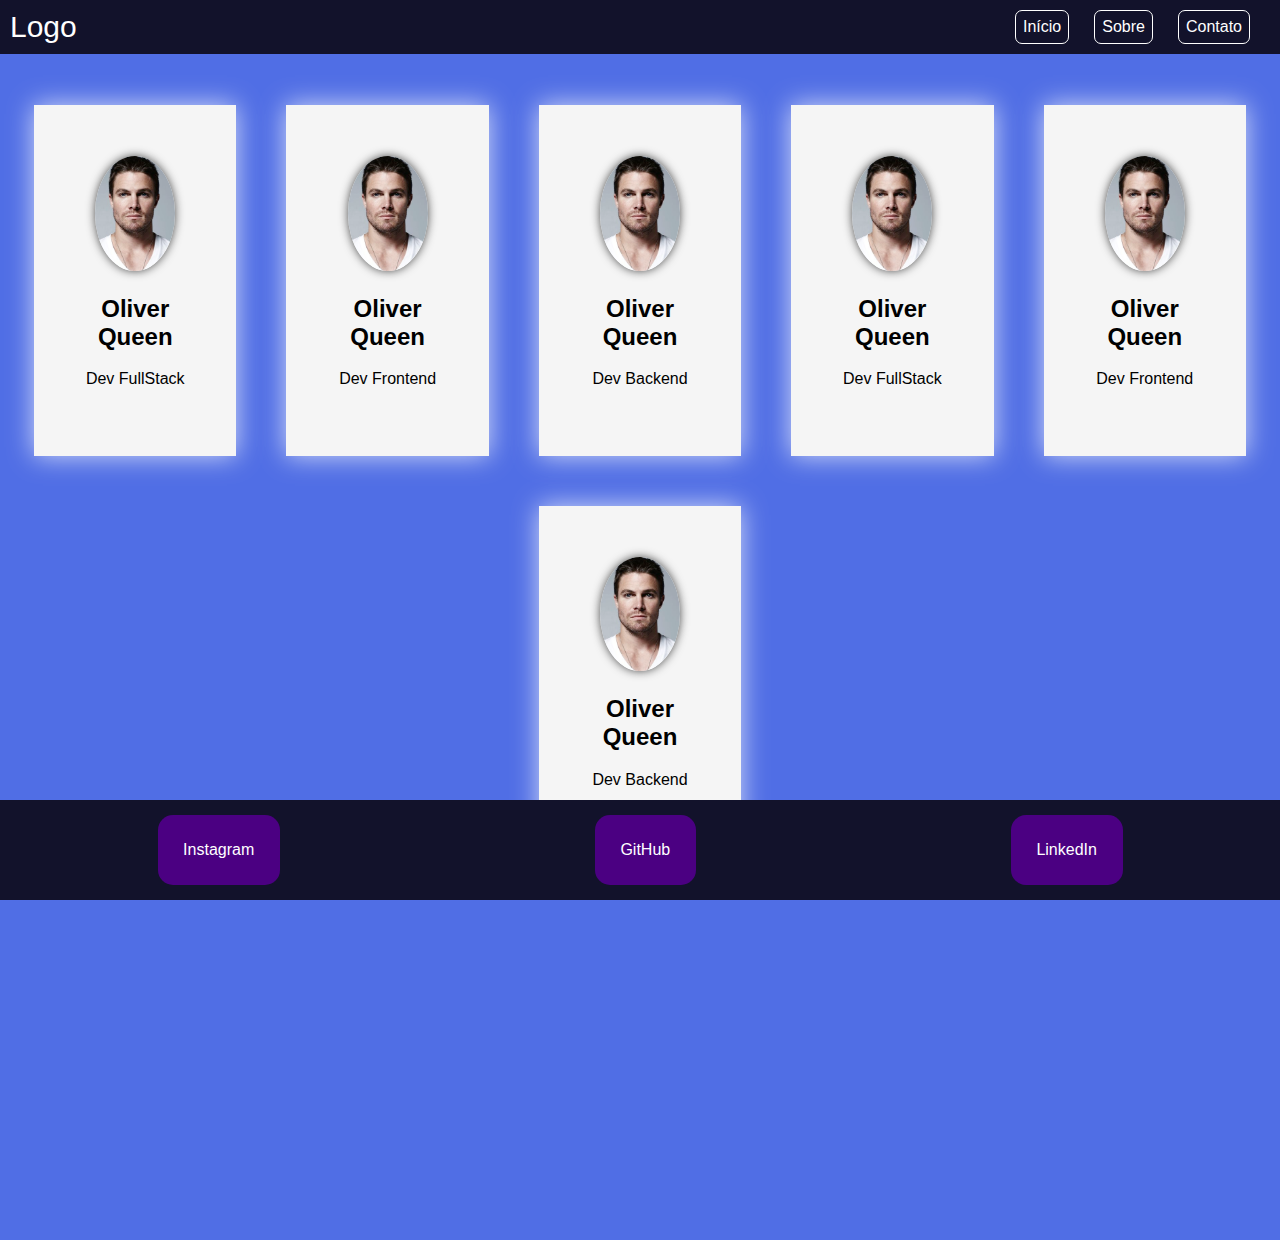
<file: AULA05-Cards/index.html>
<!DOCTYPE html>
<html lang="en">
  <head>
    <meta charset="UTF-8" />
    <meta Oliver Queen="viewport" content="width=device-width, initial-scale=1.0" />
    <link rel="stylesheet" href="index.css">
    <title>Document</title>
  </head>
  <body>
    <header>
      <div class="logo">Logo</div>
      <div class="menu1">
        <div class="menu">Início</div>
        <div class="menu">Sobre</div>
        <div class="menu">Contato</div>
      </div>
    </header>

    <main>
      <div class="card">
        <div class="team-card">
          <img class="fotoimagem" src="assets/oliver.jpg" alt="#" />
          <h2>Oliver Queen</h2>
          <p>Dev FullStack</p>
        </div>
        <div class="team-card">
          <img class="fotoimagem" src="assets/oliver.jpg" alt="#" />
          <h2>Oliver Queen</h2>
          <p>Dev Frontend</p>
        </div>
        <div class="team-card">
          <img class="fotoimagem" src="assets/oliver.jpg" alt="#" />
          <h2>Oliver Queen</h2>
          <p>Dev Backend</p>
        </div>
        <div class="team-card">
          <img class="fotoimagem" src="assets/oliver.jpg" alt="#" />
          <h2>Oliver Queen</h2>
          <p>Dev FullStack</p>
        </div>
        <div class="team-card">
          <img class="fotoimagem" src="assets/oliver.jpg" alt="#" />
          <h2>Oliver Queen</h2>
          <p>Dev Frontend</p>
        </div>
        <div class="team-card">
          <img class="fotoimagem" src="assets/oliver.jpg" alt="#" />
          <h2>Oliver Queen</h2>
          <p>Dev Backend</p>
        </div>
      </div>
    </main>

    <footer>
      <div class="rodape">
        <p class="rodape1">Instagram</p>
        <p class="rodape1">GitHub</p>
        <p class="rodape1">LinkedIn</p>
      </div>
    </footer>
  </body>
</html>
</file>
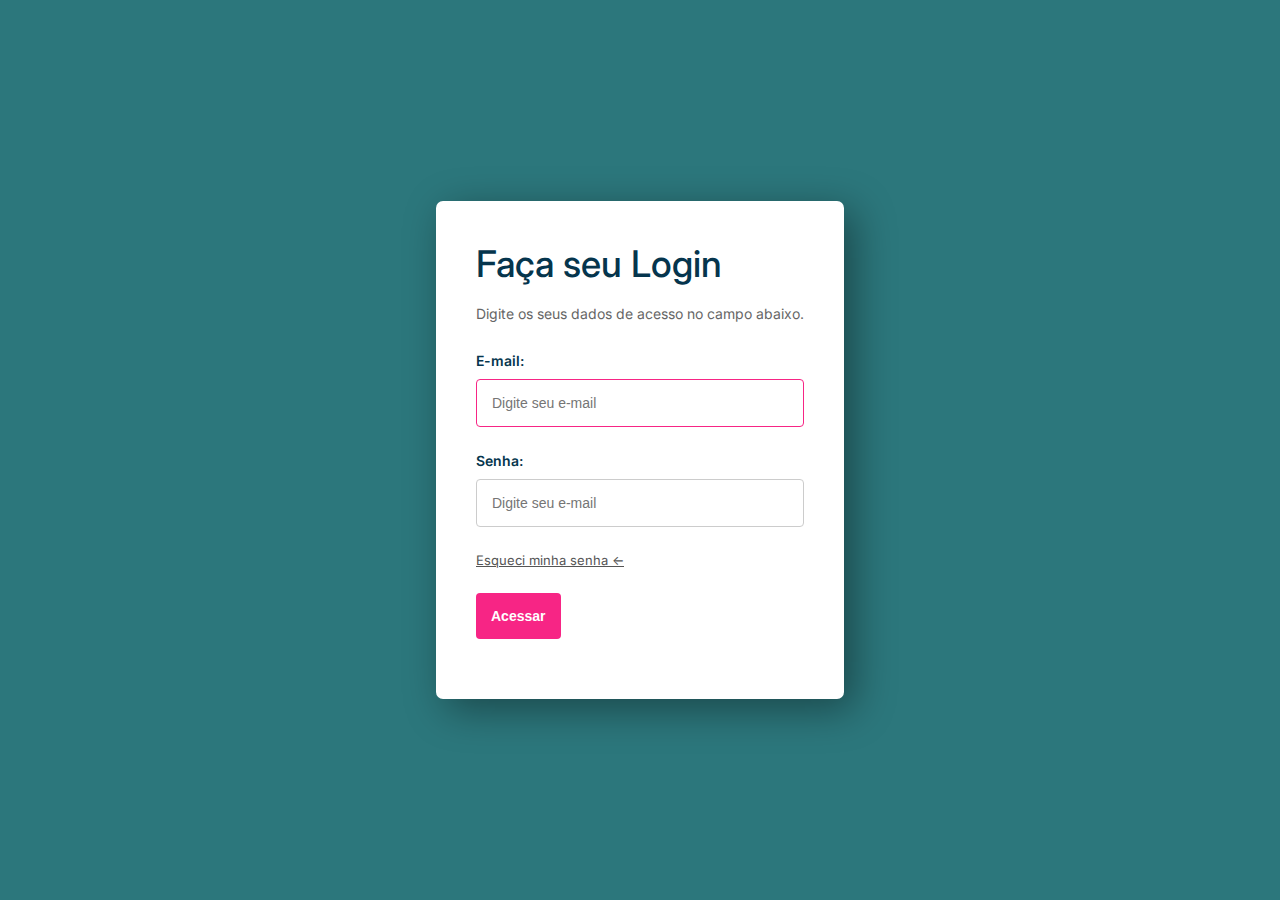
<file: telaLogin/index.html>
<!DOCTYPE html>
<html lang="pt-BR">
<head>
    <meta charset="UTF-8">
    <meta http-equiv="X-UA-Compatible" content="IE=edge">
    <meta name="viewport" content="width=device-width, initial-scale=1.0">
    <title>Login</title>
    <link rel="stylesheet" href="main.css">
</head>
<body>
    <div class="page">
        <form method="POST" class="formLogin">
            <h1>Faça seu Login</h1>
            <p>Digite os seus dados de acesso no campo abaixo.</p>
            <label for="email">E-mail:</label>
            <input type="email" placeholder="Digite seu e-mail" autofocus="true" />
            <label for="password">Senha:</label>
            <input type="password" placeholder="Digite seu e-mail" />
            <a href="/">Esqueci minha senha <-</a>
            <a href="C:\Users\Dev Code\Desktop\telaDeLogin\chat\chat.html">
            <input type="submit" value="Acessar" class="btn" /></a>
        </form>
    </div>
    
</body>
</html>
</file>
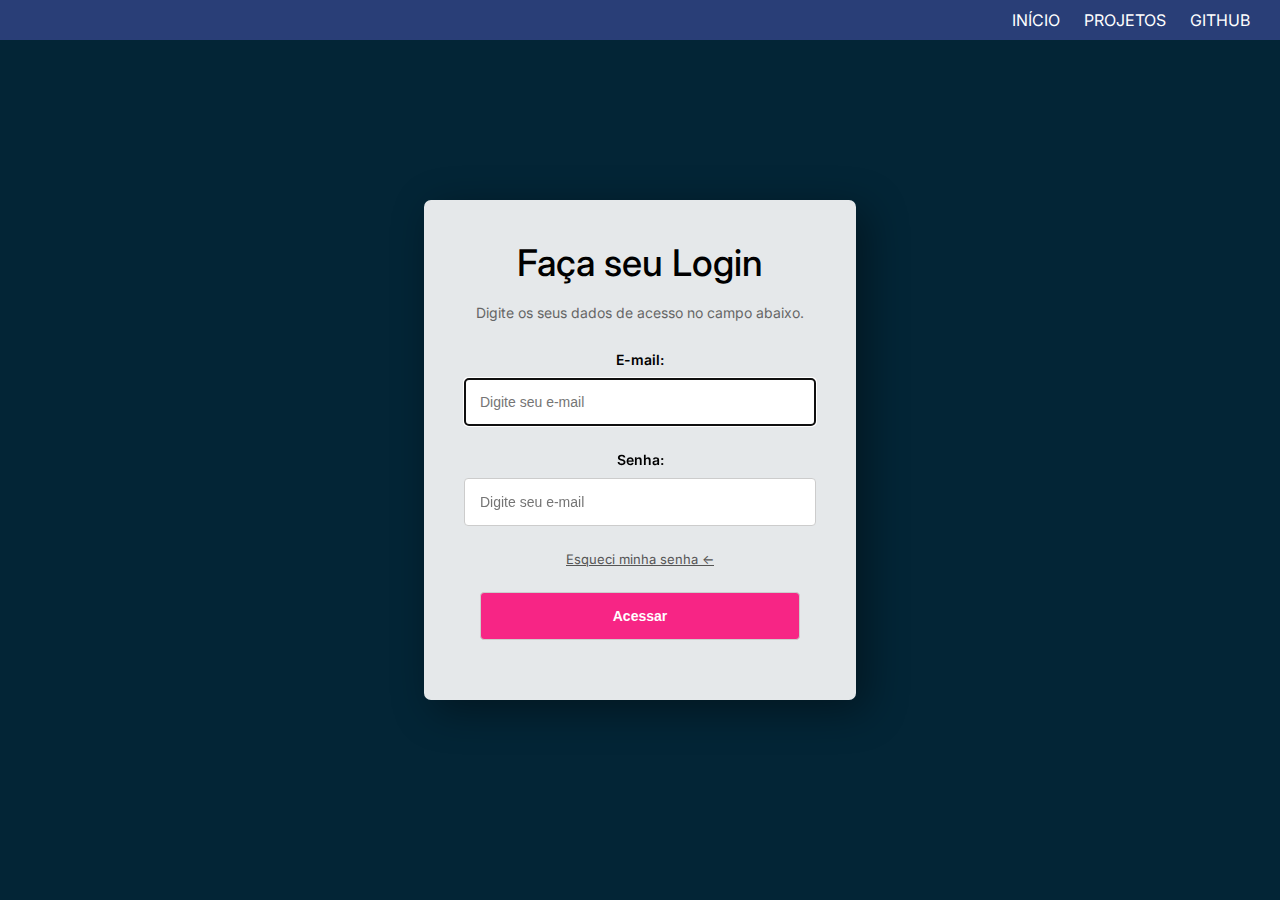
<file: telaLogin/Nova pasta/index.html>
<!DOCTYPE html>
<html lang="pt-BR">
<head>
    <meta charset="UTF-8">
    <meta http-equiv="X-UA-Compatible" content="IE=edge">
    <meta name="viewport" content="width=device-width, initial-scale=1.0">
    <title>Login</title>
    <link rel="stylesheet" href="main.css">
</head>
<body>
    <!-- navbar -->
    <header>
        <nav class="navbar">
            <ul>
                <li><a href="#welcome-section">Início</a></li>
                <li><a href="#projects">Projetos</a></li>
                <li><a href="#profile-link" target="_blank">GitHub</a></li>
            </ul>
        </nav>
    </header>

    
    <section>
        <div class="page">
            <form method="POST" class="formLogin">
            <h1>Faça seu Login</h1>
            <p>Digite os seus dados de acesso no campo abaixo.</p>
            <label for="email">E-mail:</label>
            <input type="email" placeholder="Digite seu e-mail" autofocus="true" />
            <label for="password">Senha:</label>
            <input type="password" placeholder="Digite seu e-mail" />
            <a href="/">Esqueci minha senha <-</a>
            <a href="C:\Users\Dev Code\Desktop\telaDeLogin\chat\chat.html">
            <input type="submit" value="Acessar" class="btn" /></a>
            </form>
        </div>
    </section>
</body>
</html>
</file>
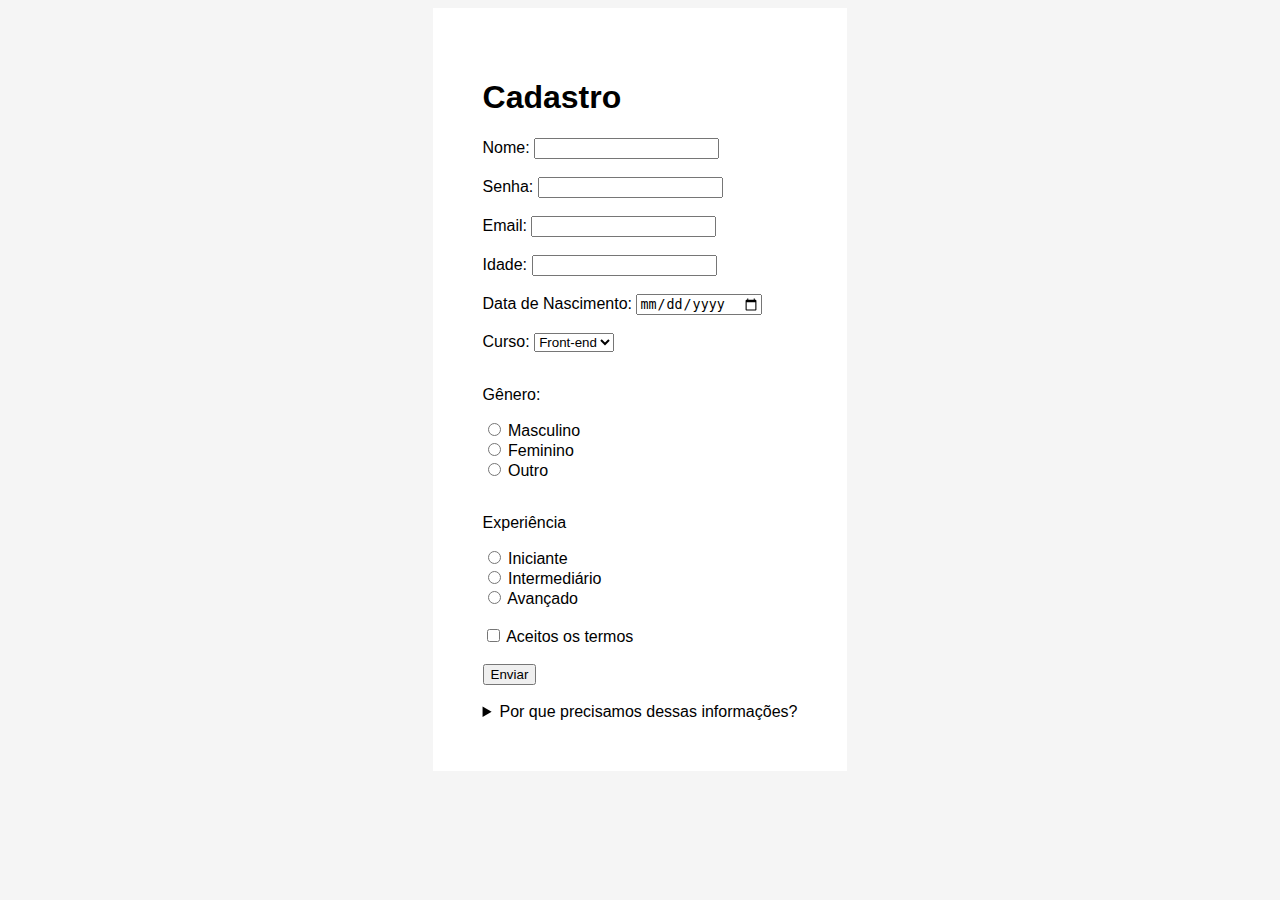
<file: AULA04 -logins/aula04.html>
<!DOCTYPE html>
<html lang="en">
<head>
    <meta charset="UTF-8">
    <meta name="viewport" content="width=device-width, initial-scale=1.0">
    <title>Document</title>

    <link rel="stylesheet" href="aula04.css" />
</head>
<body>
    <form>
        <h1>Cadastro</h1>

        <label for="nome">Nome: </label>
        <input id="nome" type="text" />
        <br><br>
        <label for="password">Senha:</label>
        <input id="password" type="password"> 
        <br><br>
        <label for="email">Email:</label>
        <input id="email" type="email"> 
        <br><br>
        <label for="number">Idade:</label>
        <input id="number" type="number"> 

        <br><br>

        <label for="data">Data de Nascimento:</label>
        <input id="data" type="date" />
        <br><br>
        
        <label for="curso">Curso:</label>
        <select id="curso">
            <option>Front-end</option>
            <option>Back-end</option>
            <option>Full-stack</option>
        </select>

        <br><br>
        
        <p>Gênero:</p>
        <input id="gen1" type="radio" name="gen">
        <label for="gen1">Masculino</label>
        <br>
        <input id="gen2" type="radio" name="gen">
        <label for="gen2">Feminino</label>
        <br>
        <input id="gen3" type="radio" name="gen">
        <label for="gen3">Outro</label>

        <br><br>
        <p>Experiência</p>
        <input id="exp1" type="radio" name="exp">
        <label for="exp1">Iniciante</label>
        <br>
        <input id="exp2" type="radio" name="exp">
        <label for="exp2">Intermediário</label>
        <br>
        <input id="exp2" type="radio" name="exp">
        <label for="exp2">Avançado</label>

        <br><br>

        <input id="idDoCheckbox" type="checkbox">
        <label for="idDoCheckbox">Aceitos os termos</label>
        
        <br><br>

        <input type="submit" value="Enviar">
        

        <br><br>

        <details>
            <summary>Por que precisamos dessas informações?</summary>
            <p>Usamos seu nome para personalizar nossa comunicação</p>
            <p>Seu e-mail é necessário para enviar confirmações e atualizações sobre sua inscrição</p>
            <p>A data de nascimento nos ajuda a garantir que estamos fornecendo conteúdo apropriado para sua idade</p>
            <p>Ao selecionar seu gênero e experiência, podemos adaptar melhor nossos materiais para atender às suas necessidades específicas.</p>
        </details>
    </form>
</body>
</html>
</file>
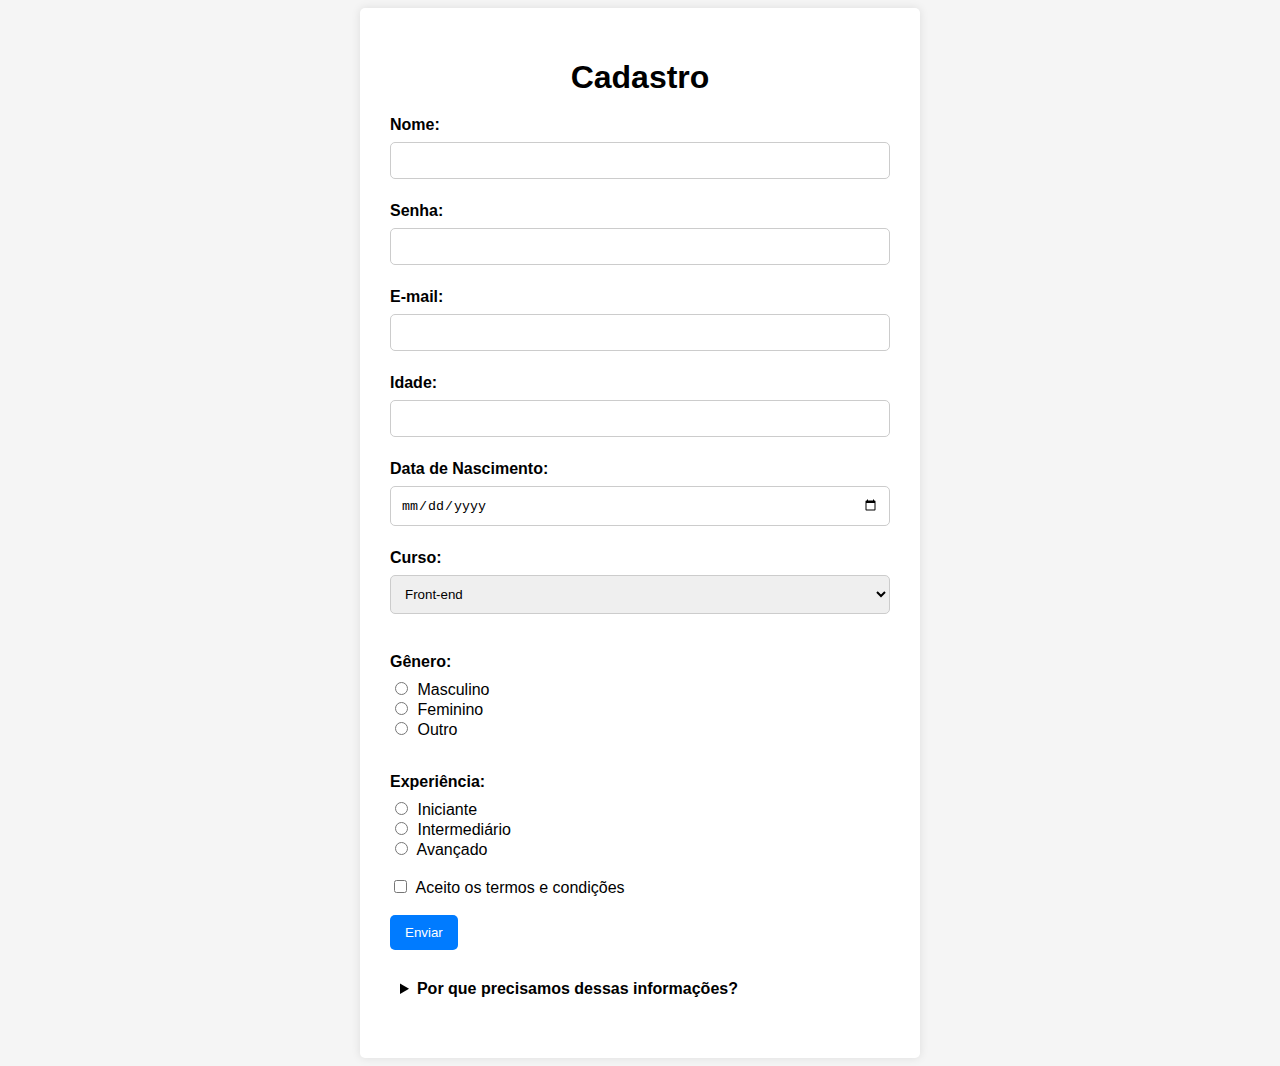
<file: AULA04 -logins/cadastro.html>
<!DOCTYPE html>
<html lang="pt-br">

<head>
    <meta charset="UTF-8">
    <meta name="viewport" content="width=device-width, initial-scale=1.0">
    <title>Formulário de Exemplo</title>
    <link rel="stylesheet" href="cadastro.css">
</head>

<body>
    <form action="#" method="post">
        <h1>Cadastro</h1>

        <!-- Text input -->
        <label for="nome">Nome:</label>
        <input type="text" id="nome" name="nome"><br><br>

        <!-- Password input -->
        <label for="senha">Senha:</label>
        <input type="password" id="senha" name="senha"><br><br>

        <!-- Email input -->
        <label for="email">E-mail:</label>
        <input type="email" id="email" name="email"><br><br>

        <!-- Number input -->
        <label for="idade">Idade:</label>
        <input type="number" id="idade" name="idade"><br><br>

        <!-- Date input -->
        <label for="nascimento">Data de Nascimento:</label>
        <input type="date" id="nascimento" name="nascimento"><br><br>

        <!-- Dropdown list -->
        <label for="curso">Curso:</label>
        <select id="curso" name="curso">
            <option value="frontend">Front-end</option>
            <option value="backend">Back-end</option>
            <option value="fullstack">Fullstack</option>
        </select><br><br>

        <!-- First group of radio buttons -->
        <p>Gênero:</p>
        <input type="radio" id="masculino" name="genero" value="masculino">
        <label for="masculino">Masculino</label><br>
        <input type="radio" id="feminino" name="genero" value="feminino">
        <label for="feminino">Feminino</label><br>
        <input type="radio" id="outro" name="genero" value="outro">
        <label for="outro">Outro</label><br><br>

        <!-- Second group of radio buttons -->
        <p>Experiência:</p>
        <input type="radio" id="iniciante" name="experiencia" value="iniciante">
        <label for="iniciante">Iniciante</label><br>
        <input type="radio" id="intermediario" name="experiencia" value="intermediario">
        <label for="intermediario">Intermediário</label><br>
        <input type="radio" id="avancado" name="experiencia" value="avancado">
        <label for="avancado">Avançado</label><br><br>

        <!-- Checkbox -->
        <input type="checkbox" id="termos" name="termos" value="aceito">
        <label for="termos">Aceito os termos e condições</label><br><br>

        <!-- Submit button -->
        <input type="submit" value="Enviar">

        <br>

        <details>
            <summary>Por que precisamos dessas informações?</summary>
            <p>Usamos seu nome para personalizar nossa comunicação.</p>
            <p>Seu e-mail é necessário para enviar confirmações e atualizações sobre sua inscrição.</p>
            <p>A data de nascimento nos ajuda a garantir que estamos fornecendo conteúdo apropriado para sua idade.</p>
            <p>Ao selecionar seu gênero e experiência, podemos adaptar melhor nossos materiais para atender às suas necessidades específicas.</p>
        </details>
    </form>

</body>

</html>
</file>
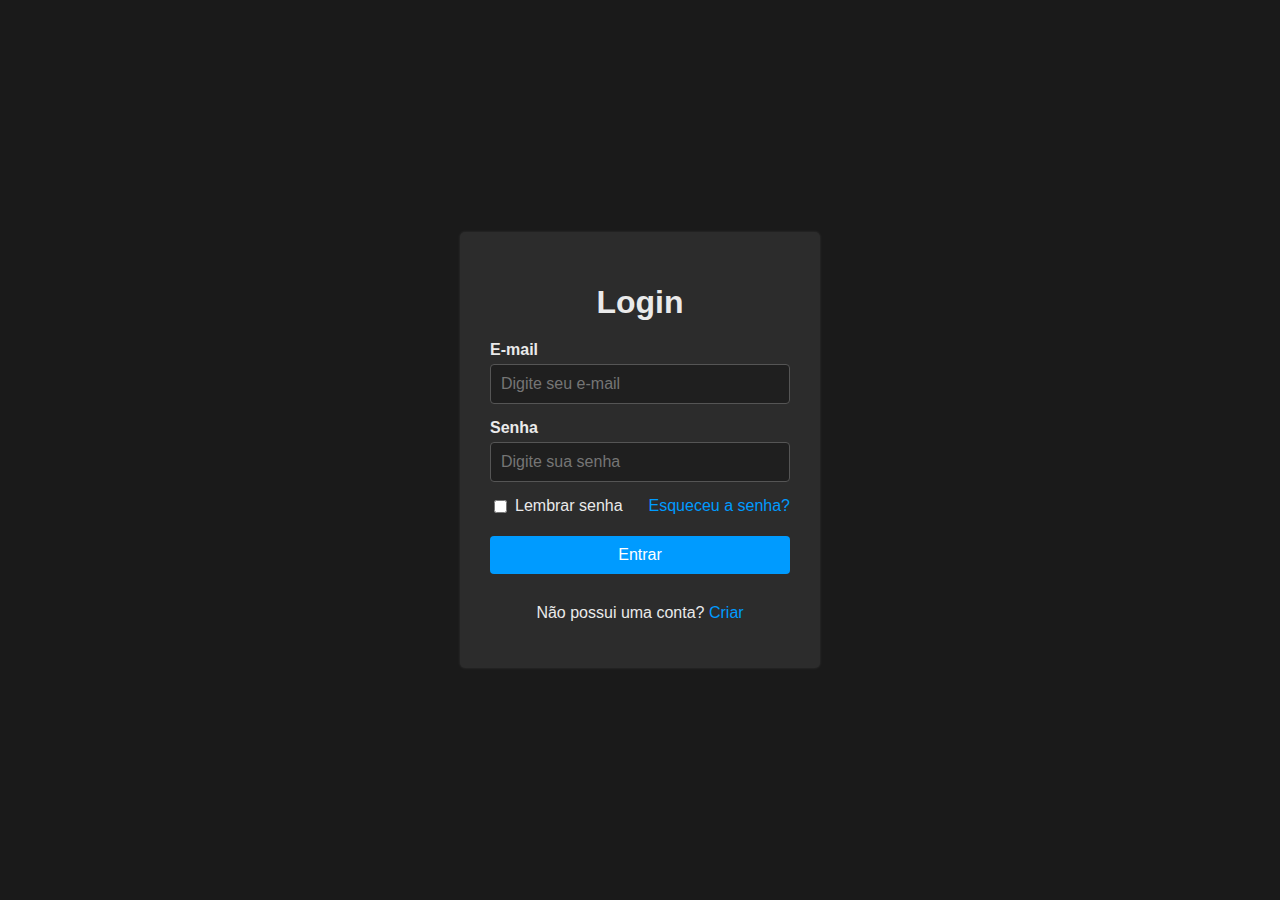
<file: AULA04 -logins/login.html>
<!DOCTYPE html>
<html lang="en">
<head>
    <meta charset="UTF-8">
    <meta name="viewport" content="width=device-width, initial-scale=1.0">
    <title>Página de Login</title>
    <link rel="stylesheet" href="login.css">
</head>
<body>
    <div class="login-container">
        <h1>Login</h1>
        <form action="#" method="post">
            <div class="input-container">
                <label for="email">E-mail</label>
                <input type="email" id="email" name="email" required placeholder="Digite seu e-mail">
            </div>
            <div class="input-container">
                <label for="password">Senha</label>
                <input type="password" id="password" name="password" required placeholder="Digite sua senha">
            </div>
            <div class="checkbox-forgot-container">
                <div class="remember-container">
                    <input type="checkbox" id="remember" name="remember">
                    <label for="remember">Lembrar senha</label>
                </div>
                <a href="#" class="forgot-password">Esqueceu a senha?</a>
            </div>
        
            <button type="submit">Entrar</button>
        </form>
        <p class="create-account-text">Não possui uma conta? <a href="#" class="create-account-link">Criar</a></p>
    </div>
</body>
</html>
</file>
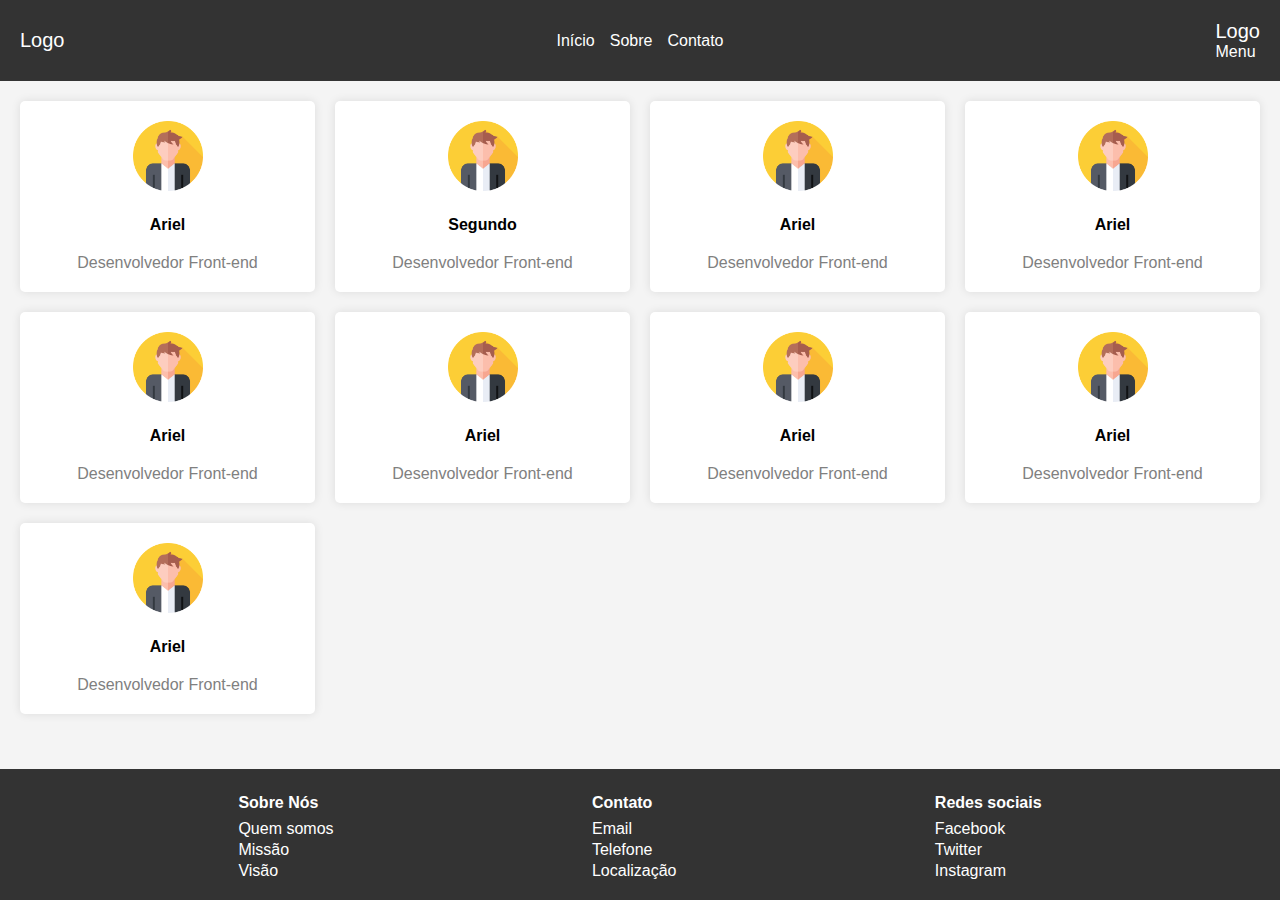
<file: AULA06 - CardsTabelas/aula06cards.html>
<!DOCTYPE html>
<html lang="en">

<head>
  <meta charset="UTF-8">
  <meta name="viewport" content="width=device-width, initial-scale=1.0">
  <title>Document</title>
  <link rel="stylesheet" href="aula06.css">
</head>

<body>
  <!-- Menu -->
  <div class="header">
    <div class="logo">Logo</div>
    <div class="menu">
      <a href="#" class="menu-item">Início</a>
      <a>Sobre</a>
      <a>Contato</a>
    </div>

    <div class="header-mobile">
      <div class="logo">Logo</div>
      <div class="menu">
        <a href="#" class="menu-item">Menu</a>
      </div>
    </div>
  
  </div>

  <!-- Lista -->
  <div class="list">
    <!-- Primeiro Card -->
    <div class="card">
      <img class="avatar" src="avatar.png" width="70px" height="70px">
      <b>Ariel</b>
      <p class="profissao">Desenvolvedor Front-end</p>
    </div>

    <div class="card">
      <img class="avatar" src="avatar.png" width="70px" height="70px">
      <b>Segundo</b>
      <p class="profissao">Desenvolvedor Front-end</p>
    </div>

    <div class="card">
      <img class="avatar" src="avatar.png" width="70px" height="70px">
      <b>Ariel</b>
      <p class="profissao">Desenvolvedor Front-end</p>
    </div>
    
    <div class="card">
      <img class="avatar" src="avatar.png" width="70px" height="70px">
      <b>Ariel</b>
      <p class="profissao">Desenvolvedor Front-end</p>
    </div>
    
    <div class="card">
      <img class="avatar" src="avatar.png" width="70px" height="70px">
      <b>Ariel</b>
      <p class="profissao">Desenvolvedor Front-end</p>
    </div>

    <div class="card">
      <img class="avatar" src="avatar.png" width="70px" height="70px">
      <b>Ariel</b>
      <p class="profissao">Desenvolvedor Front-end</p>
    </div>

    <div class="card">
      <img class="avatar" src="avatar.png" width="70px" height="70px">
      <b>Ariel</b>
      <p class="profissao">Desenvolvedor Front-end</p>
    </div>

    <div class="card">
      <img class="avatar" src="avatar.png" width="70px" height="70px">
      <b>Ariel</b>
      <p class="profissao">Desenvolvedor Front-end</p>
    </div>

    <div class="card">
      <img class="avatar" src="avatar.png" width="70px" height="70px">
      <b>Ariel</b>
      <p class="profissao">Desenvolvedor Front-end</p>
    </div>
  </div> <!-- Final da lista -->

  <div class="footer">
    <div class="footer-menu">
      <h4>Sobre Nós</h4>
      <a href="#">Quem somos</a>
      <a href="#">Missão</a>
      <a href="#">Visão</a>
    </div>

    <div class="footer-menu">
      <h4>Contato</h4>
      <a href="#">Email</a>
      <a href="#">Telefone</a>
      <a href="#">Localização</a>
    </div>

    <div class="footer-menu">
      <h4>Redes sociais</h4>
      <a href="#">Facebook</a>
      <a href="#">Twitter</a>
      <a
        target="_blank" 
        href="https://www.instagram.com/poliborges1">Instagram</a>
    </div>
  </div>

</body>

</html>
</file>
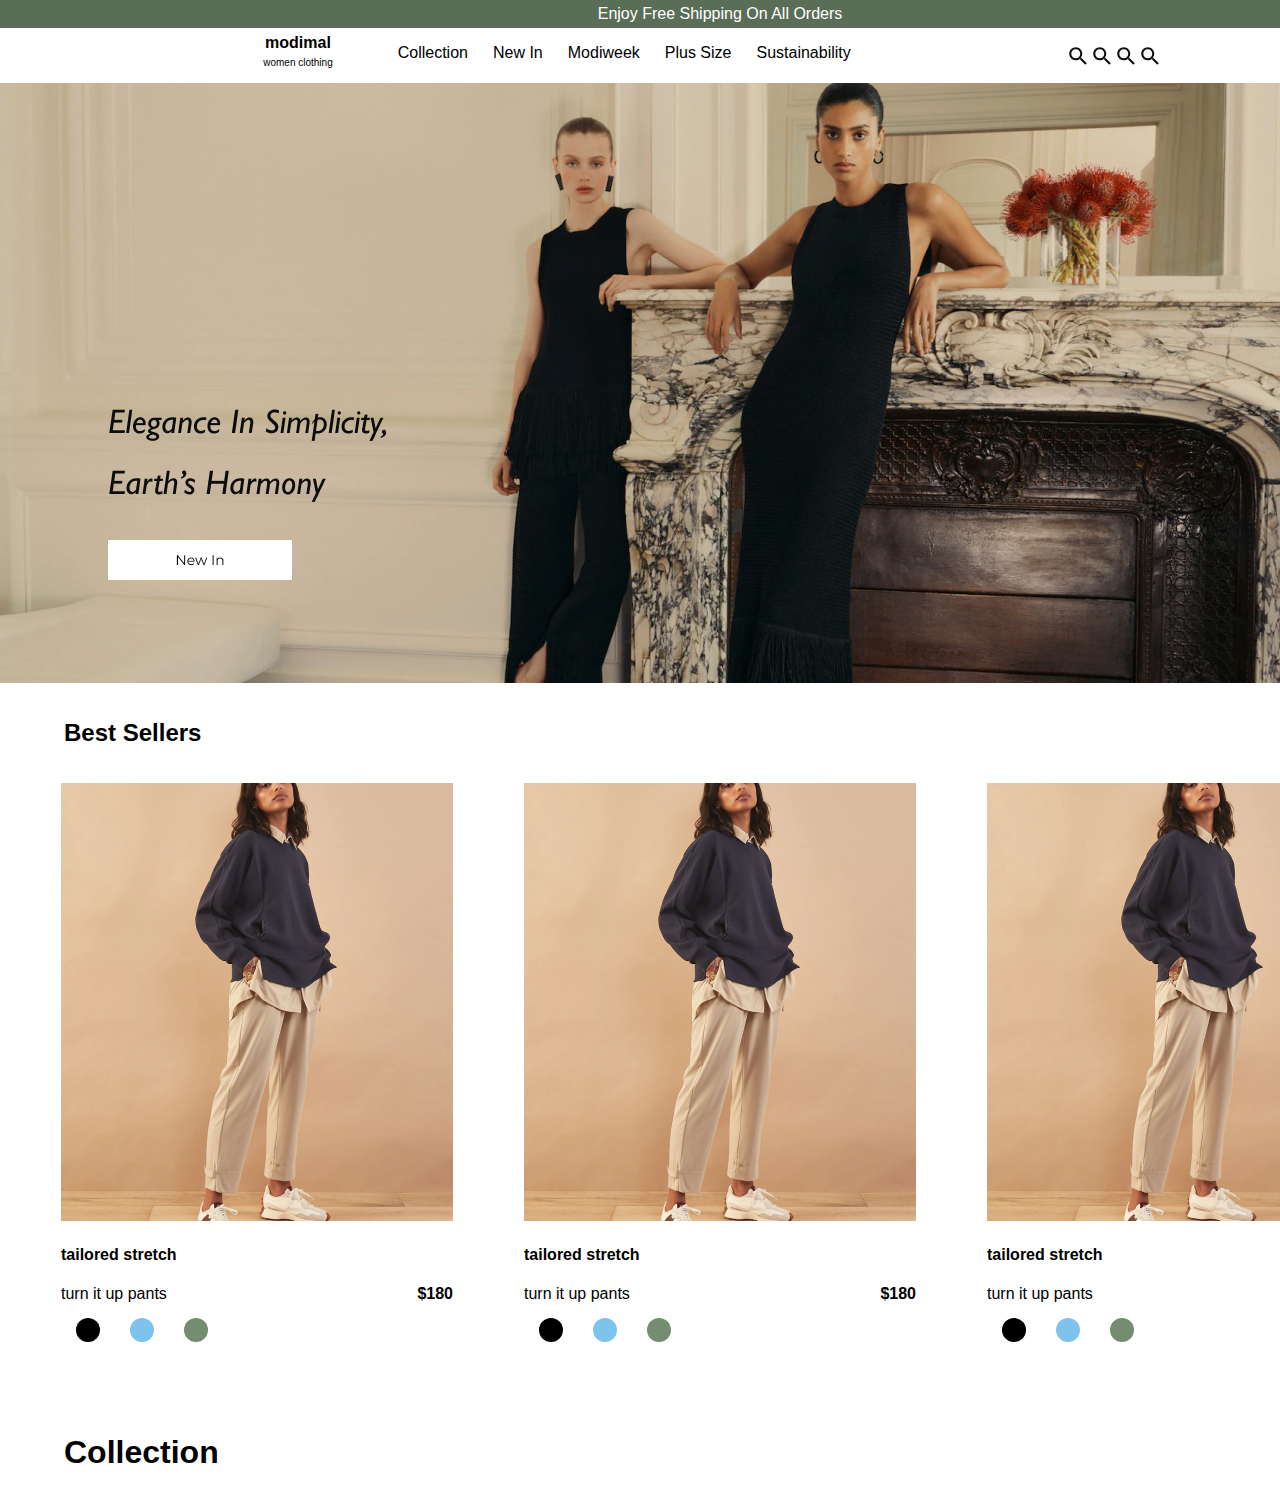
<file: AULA07 (E-COM) FIGMA/estudo.html>
<!DOCTYPE html>
<html lang="en">
  <head>
    <link rel="stylesheet" href="index.css" />
    <meta charset="UTF-8" />
    <meta name="viewport" content="width=device-width, initial-scale=1.0" />
    <title>Document</title>
  </head>
  <body>
    <header>
      <div class="greenline">Enjoy Free Shipping On All Orders</div>
      <div class="head">
        <div class="logo">
          <b>modimal</b>
          <a class="sublogo">women clothing</a>
        </div>
        <div class="menu">
          <p class="menuItem">Collection</p>
          <p class="menuItem">New In</p>
          <p class="menuItem">Modiweek</p>
          <p class="menuItem">Plus Size</p>
          <p class="menuItem">Sustainability</p>
          <div class="favIcon">
            <svg
              xmlns="http://www.w3.org/2000/svg"
              width="24"
              height="24"
              viewBox="0 0 24 24"
              fill="none"
            >
              <path
                d="M15.755 14.255H14.965L14.685 13.985C15.665 12.845 16.255 11.365 16.255 9.755C16.255 6.165 13.345 3.255 9.755 3.255C6.165 3.255 3.255 6.165 3.255 9.755C3.255 13.345 6.165 16.255 9.755 16.255C11.365 16.255 12.845 15.665 13.985 14.685L14.255 14.965V15.755L19.255 20.745L20.745 19.255L15.755 14.255ZM9.755 14.255C7.26501 14.255 5.255 12.245 5.255 9.755C5.255 7.26501 7.26501 5.255 9.755 5.255C12.245 5.255 14.255 7.26501 14.255 9.755C14.255 12.245 12.245 14.255 9.755 14.255Z"
                fill="#0C0C0C"
              />
            </svg>
            <svg
              xmlns="http://www.w3.org/2000/svg"
              width="24"
              height="24"
              viewBox="0 0 24 24"
              fill="none"
            >
              <path
                d="M15.755 14.255H14.965L14.685 13.985C15.665 12.845 16.255 11.365 16.255 9.755C16.255 6.165 13.345 3.255 9.755 3.255C6.165 3.255 3.255 6.165 3.255 9.755C3.255 13.345 6.165 16.255 9.755 16.255C11.365 16.255 12.845 15.665 13.985 14.685L14.255 14.965V15.755L19.255 20.745L20.745 19.255L15.755 14.255ZM9.755 14.255C7.26501 14.255 5.255 12.245 5.255 9.755C5.255 7.26501 7.26501 5.255 9.755 5.255C12.245 5.255 14.255 7.26501 14.255 9.755C14.255 12.245 12.245 14.255 9.755 14.255Z"
                fill="#0C0C0C"
              />
            </svg>
            <svg
              xmlns="http://www.w3.org/2000/svg"
              width="24"
              height="24"
              viewBox="0 0 24 24"
              fill="none"
            >
              <path
                d="M15.755 14.255H14.965L14.685 13.985C15.665 12.845 16.255 11.365 16.255 9.755C16.255 6.165 13.345 3.255 9.755 3.255C6.165 3.255 3.255 6.165 3.255 9.755C3.255 13.345 6.165 16.255 9.755 16.255C11.365 16.255 12.845 15.665 13.985 14.685L14.255 14.965V15.755L19.255 20.745L20.745 19.255L15.755 14.255ZM9.755 14.255C7.26501 14.255 5.255 12.245 5.255 9.755C5.255 7.26501 7.26501 5.255 9.755 5.255C12.245 5.255 14.255 7.26501 14.255 9.755C14.255 12.245 12.245 14.255 9.755 14.255Z"
                fill="#0C0C0C"
              />
            </svg>
            <svg
              xmlns="http://www.w3.org/2000/svg"
              width="24"
              height="24"
              viewBox="0 0 24 24"
              fill="none"
            >
              <path
                d="M15.755 14.255H14.965L14.685 13.985C15.665 12.845 16.255 11.365 16.255 9.755C16.255 6.165 13.345 3.255 9.755 3.255C6.165 3.255 3.255 6.165 3.255 9.755C3.255 13.345 6.165 16.255 9.755 16.255C11.365 16.255 12.845 15.665 13.985 14.685L14.255 14.965V15.755L19.255 20.745L20.745 19.255L15.755 14.255ZM9.755 14.255C7.26501 14.255 5.255 12.245 5.255 9.755C5.255 7.26501 7.26501 5.255 9.755 5.255C12.245 5.255 14.255 7.26501 14.255 9.755C14.255 12.245 12.245 14.255 9.755 14.255Z"
                fill="#0C0C0C"
              />
            </svg>
          </div>
        </div>
      </div>
    </header>

    <main>
      <div class="menu1">
        <div class="banner"><img src="hero.jpg" alt="#" /></div>
      </div>

      <div class="head-products">
        <div class="bestsellers1">
          <h2>Best Sellers</h2>
        </div>
        <button class="button button1">View All</button>
      </div>

      <div class="container-cards">
        <div class="cards">
          <div class="photo-product-cards">
            <img class="img-card" src="banner1.jpg" alt="" />
            <h4>tailored stretch</h4>
            <div class="description-value">
              turn it up pants
              <b>$180</b>
            </div>
            <div class="circulo1"></div>
            <div class="circulo2"></div>
            <div class="circulo3"></div>
          </div>
        </div>
        <div class="cards">
          <div class="photo-product-cards">
            <img class="img-card" src="banner1.jpg" alt="" />
            <h4>tailored stretch</h4>
            <div class="description-value">
              turn it up pants
              <b>$180</b>
            </div>
            <div class="circulo1"></div>
            <div class="circulo2"></div>
            <div class="circulo3"></div>
          </div>
        </div>
        <div class="cards">
          <div class="photo-product-cards">
            <img class="img-card" src="banner1.jpg" alt="" />
            <h4>tailored stretch</h4>
            <div class="description-value">
              turn it up pants
              <b>$180</b>
            </div>
            <div class="circulo1"></div>
            <div class="circulo2"></div>
            <div class="circulo3"></div>
          </div>
        </div>
      </div>

      <div class="collection-cards">
        <h1>Collection</h1>
      </div>
    </main>
  </body>
</html>
</file>
<file: AULA05-Cards/index.css>
body {
    display: flex;
    font-family: Arial, Helvetica, sans-serif;
    background-color: #506ee5;
    margin: 0;
    height: 100vh;
    flex-direction: column;
}

/* Menu cabeçalho */

header {
    display: flex;
    background-color: #12122b;
    padding: 10px;
    align-items: center;
    justify-content: space-between;
}

.logo {
    font-size: 30px;
    color: white;
}

.menu1 {
    display: flex;
    color: white;
    gap: 25px;
    margin-right: 20px;

}

.menu {
    border: 1px solid;
    padding: 7px;
    border-radius: 7px;

}

.menu:hover {
    background-color: #222250;
    cursor: pointer;
    transition: 0.35s;
    transform: scale(0.9);
}

/* Cards principais */
.card {
    display: flex;
    margin: 4% auto;
    flex-wrap: wrap;
    justify-content: center;
    align-items: center;
    gap: 50px;
    margin-bottom: 30%;
}

.team-card:hover {
    opacity: .4;
    cursor: pointer;
    transition: 0.35s;
    transform: scale(0.9);
}

.team-card {
    box-shadow: 0px 0px 25px #ffffffc0;
    height: auto;
    width: 100px;
    text-align: center;
    padding: 4%;
    background-color: whitesmoke;
}

.fotoimagem {
    object-fit: cover;
    width: 80%;
    border-radius: 50%;
    box-shadow: 0px 0px 10px rgb(73, 73, 73);
}

/* Footer */

footer .rodape {
    display: flex;
    width: 100%;
    height: 100px;
    background-color: #12122b;
    position: fixed;
    bottom: 0;
    left: 0;
}

.rodape p {
    display: flex;
    color: #fff;
    padding: 2%;
    margin: auto;
    align-items: center;
    justify-content: center;
    border-radius: 15px;
    background-color: indigo;
}

.rodape p:hover {
    background-color: rgb(17, 17, 17);
    cursor: pointer;
}
</file>
<file: telaLogin/main.css>
@import url('https://fonts.googleapis.com/css2?family=Inter:wght@100;200;300;400;500;600;700;800;900&display=swap');

body {
    font-family: 'Inter', sans-serif;
    margin: 0;
    padding: 0;
    color: #05354d
}

.page {
    display: flex;
    flex-direction: column;
    align-items: center;
    align-content: center;
    justify-content: center;
    width: 100%;
    height: 100vh;
    background-color: #2c777c;
}

.formLogin {
    display: flex;
    flex-direction: column;
    background-color: #fff;
    border-radius: 7px;
    padding: 40px;
    box-shadow: 10px 10px 40px rgba(0, 0, 0, 0.4);
    gap: 5px
}

.areaLogin img {
    width: 420px;
}

.formLogin h1 {
    padding: 0;
    margin: 0;
    font-weight: 500;
    font-size: 2.3em;
}

.formLogin p {
    display: inline-block;
    font-size: 14px;
    color: #666;
    margin-bottom: 25px;
}

.formLogin input {
    padding: 15px;
    font-size: 14px;
    border: 1px solid #ccc;
    margin-bottom: 20px;
    margin-top: 5px;
    border-radius: 4px;
    transition: all linear 160ms;
    outline: none;
}


.formLogin input:focus {
    border: 1px solid #f72585;
}

.formLogin label {
    font-size: 14px;
    font-weight: 600;
}

.formLogin a {
    display: inline-block;
    margin-bottom: 20px;
    font-size: 13px;
    color: #555;
    transition: all linear 160ms;
}

.formLogin a:hover {
    color: #f72585;
}

.btn {
    background-color: #f72585;
    color: #fff;
    font-size: 14px;
    font-weight: 600;
    border: none !important;
    transition: all linear 160ms;
    cursor: pointer;
    margin: 0 !important;

}

.btn:hover {
    transform: scale(1.05);
    background-color: #ff0676;

}
</file>
<file: telaLogin/Nova pasta/main.css>
@import url('https://fonts.googleapis.com/css2?family=Inter:wght@100;200;300;400;500;600;700;800;900&display=swap');

body {
    font-family: 'Inter', sans-serif;
    margin: 0;
    padding: 0;
    background-color: #032536
}

/* Navbar */
/* Estilos para a barra de navegação */
.navbar {
    position: absolute;
    width: 100%;
    height: 40px;
    background-color: rgb(41, 62, 119);
    text-transform: uppercase;
}

.navbar ul {
    list-style-type: none;
    height: 40px;
    margin: 0;
    padding: 10px;
    text-align: end;
}

.navbar ul li {
    display: inline;
    margin-right: 20px;
}

.navbar ul li a {
    text-decoration: none;
    color: white;
}

.page {
    display: flex;
    flex-direction: column;
    align-items: center;
    align-content: center;
    justify-content: center;
    width: 100%;
    height: 100vh;
    /* background-color: #0f3b017e; */
}

.formLogin {
    display: flex;
    flex-direction: column;
    align-items: center;
    align-content: center;
    background-color: #ffffffe5;
    border-radius: 7px;
    padding: 40px;
    box-shadow: 10px 10px 40px rgba(0, 0, 0, 0.4);
    gap: 5px
}

.areaLogin img {
    width: 420px;
}

.formLogin h1 {
    padding: 0;
    margin: 0;
    font-weight: 500;
    font-size: 2.3em;
}

.formLogin p {
    display: inline-block;
    font-size: 14px;
    color: #666;
    margin-bottom: 25px;
}

.formLogin input {
    padding: 15px;
    font-size: 14px;
    border: 1px solid #ccc;
    margin-bottom: 20px;
    margin-top: 5px;
    width: 320px;
    border-radius: 4px;
    transition: all linear 160ms;
}


.formLogin input:focus {
    border: 1px solid #f72585;
}

.formLogin label {
    font-size: 14px;
    font-weight: 600;

}

.formLogin a {
    display: inline-block;
    margin-bottom: 20px;
    font-size: 13px;
    color: #555;
    transition: all linear 160ms;
}

.formLogin a:hover {
    color: #f72585;
}

.btn {
    background-color: #f72585;
    color: #fff;
    font-size: 14px;
    font-weight: 600;
    transition: all linear 160ms;
    cursor: pointer;
    margin: 0 !important;
}

.btn:hover {
    transform: scale(1.05);
    background-color: #ff0676;

}
</file>
<file: AULA04 -logins/aula04.css>
body {
    font-family: Arial, Helvetica, sans-serif;
    background-color: #f5f5f5;
    display: flex;
    align-items: center;
    justify-content: center;
}

form {
    background-color: white;
    padding: 50px;
}
</file>
<file: AULA04 -logins/cadastro.css>
body {
    font-family: Arial, sans-serif;
    background-color: #f5f5f5;
    display: flex;
    align-items: center;
    justify-content: center;
}

form {
    background-color: #ffffff;
    padding: 30px;
    border-radius: 5px;
    box-shadow: 0 0 10px rgba(0, 0, 0, 0.1);
    width: 500px;
}

h1 {
    text-align: center;
    margin-bottom: 20px;
}

label, p {
    display: block;
    margin-bottom: 8px;
    font-weight: bold;
}

input[type="text"],
input[type="password"],
input[type="email"],
input[type="number"],
input[type="date"],
select {
    width: 100%;
    padding: 10px;
    margin-bottom: 5px;
    border: 1px solid #cccccc;
    border-radius: 5px;
    box-sizing: border-box;
}

input[type="radio"],
input[type="checkbox"] {
    margin-right: 5px;
}

input[type="radio"] + label,
input[type="checkbox"] + label {
    display: inline;
    margin: 0;
    font-weight: normal;
}

input[type="submit"] {
    background-color: #007BFF;
    color: #ffffff;
    padding: 10px 15px;
    border: none;
    border-radius: 5px;
    cursor: pointer;
    transition: background-color 0.3s ease;
}

input[type="submit"]:hover {
    background-color: #0056b3;
}

details {
    margin: 20px auto;
    padding: 10px;
    border-radius: 5px;
}

summary {
    font-weight: bold;
    cursor: pointer;
}

details p {
    font-weight: normal;
}
</file>
<file: AULA04 -logins/login.css>
body {
    font-family: Arial, sans-serif;
    background-color: #1a1a1a;
    display: flex;
    align-items: center;
    justify-content: center;
    height: 100vh;
    margin: 0;
    color: #eaeaea;
}

.login-container {
    background-color: #2c2c2c;
    padding: 30px;
    border-radius: 5px;
    box-shadow: 0 0 3px rgba(255, 255, 255, 0.1);
    width: 300px;
}

h1 {
    text-align: center;
    margin-bottom: 20px;
}

.input-container {
    margin-bottom: 15px;
}

label {
    display: block;
    margin-bottom: 5px;
    font-weight: bold;
    color: #eaeaea;
}

.remember-container label {
    display: inline;
    margin: 0;
    font-weight: normal;
}

input[type="email"],
input[type="password"] {
    width: 100%;
    padding: 10px;
    border: 1px solid #555;
    border-radius: 4px;
    font-size: 16px;
    box-sizing: border-box;
    background-color: #1f1f1f;
    color: #eaeaea;
}

button {
    width: 100%;
    padding: 10px;
    background-color: #009BFF;
    color: #ffffff;
    border: none;
    border-radius: 4px;
    cursor: pointer;
    font-size: 16px;
    margin-bottom: 10px;
}

button:hover {
    background-color: #007ab3;
}

.checkbox-forgot-container {
    display: flex;
    justify-content: space-between;
    align-items: center;
    margin-bottom: 20px;
}

.remember-container {
    display: flex;
    align-items: center;
}

.remember-container input[type="checkbox"] {
    margin-right: 8px;
}

.forgot-password {
    text-decoration: none;
    color: #009BFF;
}

.forgot-password:hover {
    text-decoration: underline;
}

.create-account-text {
    text-align: center;
    font-size: 16px;
    margin-top: 20px;
}

.create-account-link {
    color: #009BFF;
    text-decoration: none;
}

.create-account-link:hover {
    text-decoration: underline;
}
</file>
<file: AULA06 - CardsTabelas/aula06.css>
:root {
  --spacing-small: 4px;
  --spacing-normal: 32px;
  --spacing-huge: 64px;
}

body {
  font-family: Arial, Helvetica, sans-serif;
  margin: 0;
  display: flex;
  flex-direction: column;
  background-color: #f4f4f4;
  height: 100vh;
}

.header {
  display: flex;
  justify-content: space-between;
  background-color: #333;
  align-items: center;
  padding: 20px;
}

@media (max-width: 600px) {
  .menu-mobile {
    display: flex;
  }
  .menu {
    display: none;
  }
}


.logo {
  font-size: 20px;
  color: white;
}

.menu {
  display: flex;
  gap: 15px;
}

.profissao {
  color: gray;
  margin: 0;
}

.avatar {
  margin-bottom: 5px;
}

h4 {
  margin: 5px 0;
}

/* Container com flexbox */
/* .list {
  padding: 20px;
  display: flex;
  gap: 20px;
  flex-wrap: wrap;
  flex: 1;
  align-items: flex-start;
  align-content: flex-start;
} */

/* Container com grid */
.list {
  flex: 1; 
  padding: 20px;
  gap: 20px;
  display: grid;
  grid-template-columns: repeat(auto-fill, minmax(250px, 1fr));
  align-content: flex-start;
}

.card {
  display: flex;
  flex-direction: column;
  align-items: center;
  background-color: white;
  padding: 20px;
  gap: 20px;
  box-shadow: 0 0 10px rgba(0, 0, 0, 0.1);
  border-radius: 5px;
  transition: transform 0.2s;
}

.card:hover {
  transform: scale(1.05);
}

a {
  color: white;
  text-decoration: none;
  transition: color 0.2s;
}

a:hover {
  color: lightgray;
  cursor: pointer;
}

.footer {
  display: flex;
  color: white;
  background-color: #333;
  justify-content: space-evenly;
}

.footer-menu {
  display: flex;
  align-content: flex-start;
  flex-direction: column;
  padding: 20px;
  gap: 3px;
}
</file>
<file: AULA07 (E-COM) FIGMA/index.css>
body {
    display: flex;
    margin: 0;
    flex-direction: column;
    height: 100vh;
    width: 1440px;
    background-color: rgb(255, 255, 255);
    font-family: Arial, Helvetica, sans-serif;
}

.greenline {
    font-family: Verdana, Geneva, Tahoma, sans-serif;
    display: flex;
    background-color: #5A6D57;
    width: auto;
    align-items: center;
    justify-content: center;
    padding: 5px;
    color: #ffffff;
}

.head {
    display: flex;
    background-color: #ffffff;
    width: auto;
    justify-content: center;
    gap: 50px;
    flex-wrap: wrap;
    height: 55px;
}

.menu {
    display: flex;
    gap: 25px;
    flex-wrap: wrap;
    padding: 0px 15px;
    /* border: 1px solid; */
}

.menuItem:hover {
    background-color: #5a6d579c;
    color: white;
    border-radius: 25px;
    padding: 5px;
}

.logo {
    display: flex;
    height: 46px;
    justify-content: center;
    flex-direction: column;
    align-items: center;
    gap: 5px;
    /* border: 1px solid; */
}

.sublogo {
    font-size: 10px;
}

.favIcon {
    display: flex;
    margin-left: 190px;
    justify-content: center;
    align-items: center;
}


.banner {
    display: flex;
    justify-content: center;
    align-items: center;
}

img {
    background-repeat: no-repeat;
    background-size: cover;
}



/* BEST SELLERS */
.head-products {
    display: flex;
    /* border: 1px solid; */
    justify-content: space-between;
    align-content: center;
    margin: 1em 4em;
}


.button {
    border: none;
    color: white;
    text-align: center;
    text-decoration: none;
    font-size: 13px;
    margin: 4px 2px;
    transition-duration: 0.25s;
    cursor: pointer;
}

.button1 {
    background-color: white;
    color: black;
    /* border: 1px solid #008CBA; */
}

.button1:hover {
    background-color: #008CBA;
    color: white;
}

/* PRODUCT CARDS */
.container-cards {
    display: flex;
    height: 530px;
    justify-content: space-evenly;
    flex-wrap: wrap;
    gap: 10px;
    margin-bottom: 100px;
}


.cards {
    display: flex;
    /* border: 1px solid; */
    width: 392px;
    height: 438px;
}

.description-value {
    display: flex;
    justify-content: space-between;

}

.img-card {
    width: initial;
}


.circulo1, .circulo2, .circulo3 {
    width: 24px;
    height: 24px;
    border-radius: 50%;
    overflow: hidden;
    float: left;
    margin: 15px;
    transition: 0.3s ease;
    background-color: black;
    justify-content: flex-start;
}

.circulo2 {
    background-color: #7DC3EB;
}

.circulo3 {
    background-color: #748C70;
}

.collection-cards {
    display: flex;
    margin-left: 4em;
}
</file>
